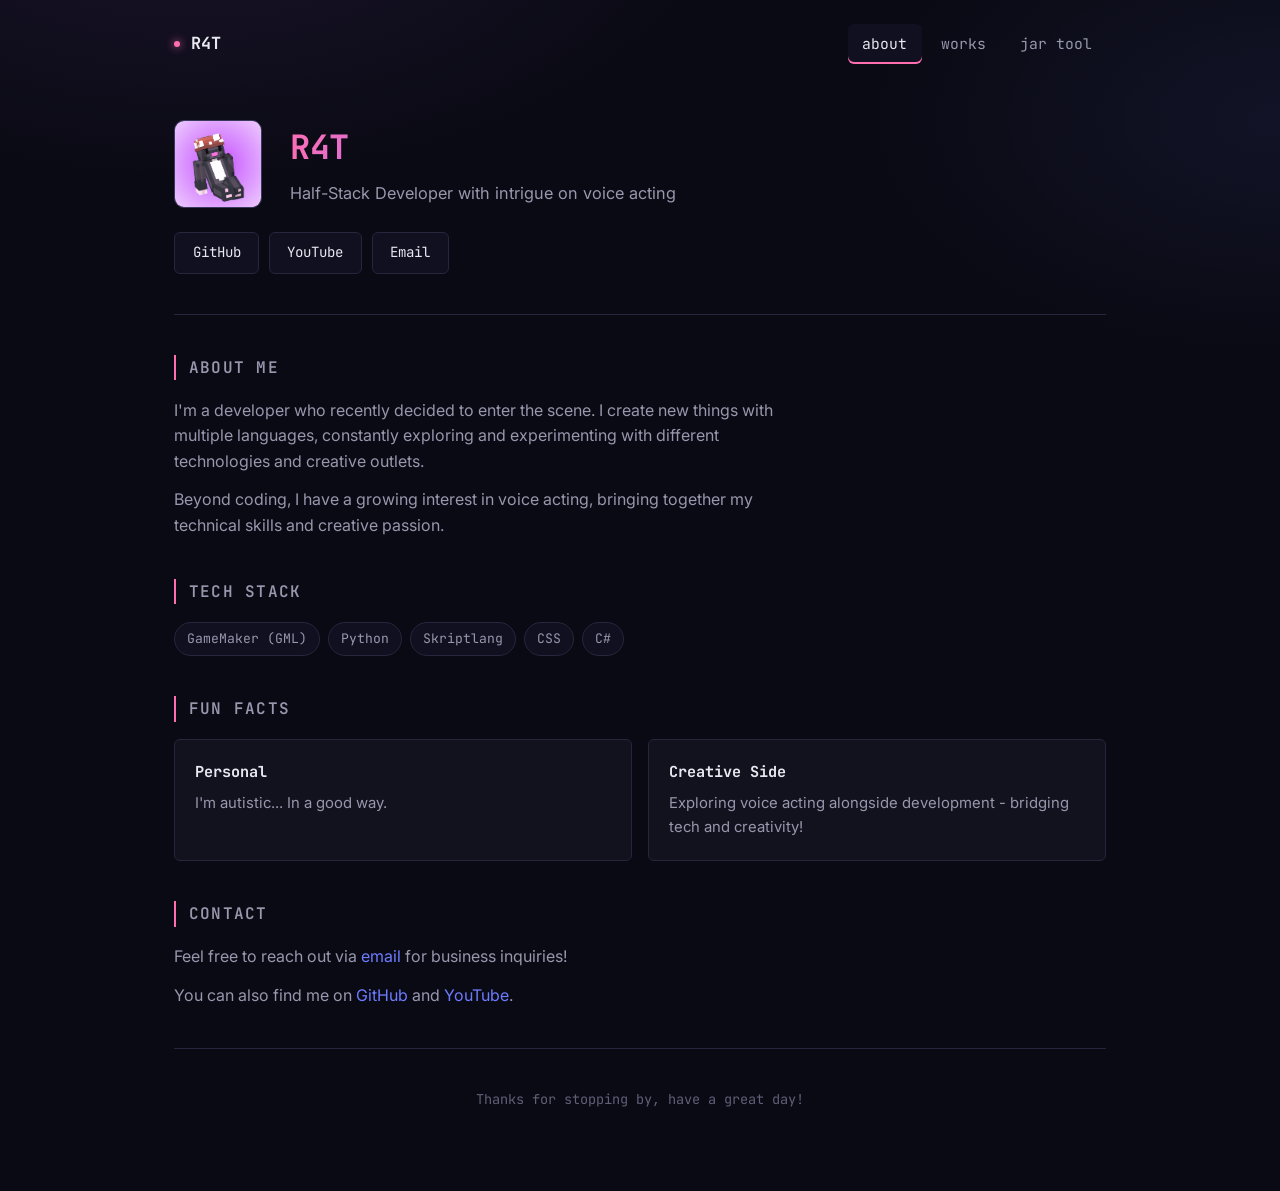
<file: index.html>
<!DOCTYPE html>
<html lang="en">
<head>
  <meta charset="UTF-8">
  <meta name="viewport" content="width=device-width, initial-scale=1.0">
  <title>R4T</title>
  <meta name="description" content="R4T's developer portfolio - Half-Stack Developer with intrigue on voice acting">
  <link rel="icon" href="./assets/R4T2.png" type="image/png">
  <link rel="preconnect" href="https://fonts.googleapis.com">
  <link rel="preconnect" href="https://fonts.gstatic.com" crossorigin>
  <link href="https://fonts.googleapis.com/css2?family=JetBrains+Mono:wght@400;600;700&family=Inter:wght@400;500;600&display=swap" rel="stylesheet">
  <link rel="stylesheet" href="./assets/style.css">
</head>
<body>

  <nav class="site-nav">
    <div class="brand">
      <span class="dot"></span>
      R4T
    </div>
    <div class="nav-links">
      <a href="./index.html" class="active">about</a>
      <a href="./works.html">works</a>
      <a href="./jar-tool.html">jar&nbsp;tool</a>
    </div>
  </nav>

  <main class="page-shell">

    <header class="hero">
      <div class="hero-row">
        <img src="./assets/R4T2.png" alt="R4T profile picture" class="profile-pic">
        <div>
          <h1>R4T</h1>
          <p class="subtitle">Half-Stack Developer with intrigue on voice acting</p>
        </div>
      </div>
      <div class="quick-links">
        <a href="https://github.com/RATR2" class="btn" target="_blank" rel="noopener noreferrer">GitHub</a>
        <a href="https://www.youtube.com/@RATR_2" class="btn" target="_blank" rel="noopener noreferrer">YouTube</a>
        <a href="/cdn-cgi/l/email-protection#03736c7762776c6166627133333343646e626a6f2d606c6e" class="btn">Email</a>
      </div>
    </header>

    <section class="section">
      <h2>About Me</h2>
      <p>
        I'm a developer who recently decided to enter the scene. I create new things with multiple languages, constantly exploring and experimenting with different technologies and creative outlets.
      </p>
      <p>
        Beyond coding, I have a growing interest in voice acting, bringing together my technical skills and creative passion.
      </p>
    </section>

    <section class="section">
      <h2>Tech Stack</h2>
      <div class="tech-stack">
        <span class="tech-tag">GameMaker (GML)</span>
        <span class="tech-tag">Python</span>
        <span class="tech-tag">Skriptlang</span>
        <span class="tech-tag">CSS</span>
        <span class="tech-tag">C#</span>
      </div>
    </section>

    <section class="section">
      <h2>Fun Facts</h2>
      <div class="info-grid">
        <div class="info-card">
          <h3>Personal</h3>
          <p>I'm autistic... In a good way.</p>
        </div>
        <div class="info-card">
          <h3>Creative Side</h3>
          <p>Exploring voice acting alongside development - bridging tech and creativity!</p>
        </div>
      </div>
    </section>

    <section class="section">
      <h2>Contact</h2>
      <p>
        Feel free to reach out via <a href="/cdn-cgi/l/email-protection#0878677c697c676a6d697a383838486f65696164266b6765">email</a> for business inquiries!
      </p>
      <p>
        You can also find me on <a href="https://github.com/RATR2" target="_blank" rel="noopener noreferrer">GitHub</a> and <a href="https://www.youtube.com/@RATR_2" target="_blank" rel="noopener noreferrer">YouTube</a>.
      </p>
    </section>

    <footer class="site-footer">
      <p>Thanks for stopping by, have a great day!</p>
    </footer>

  </main>

</body>
</html>
</file>
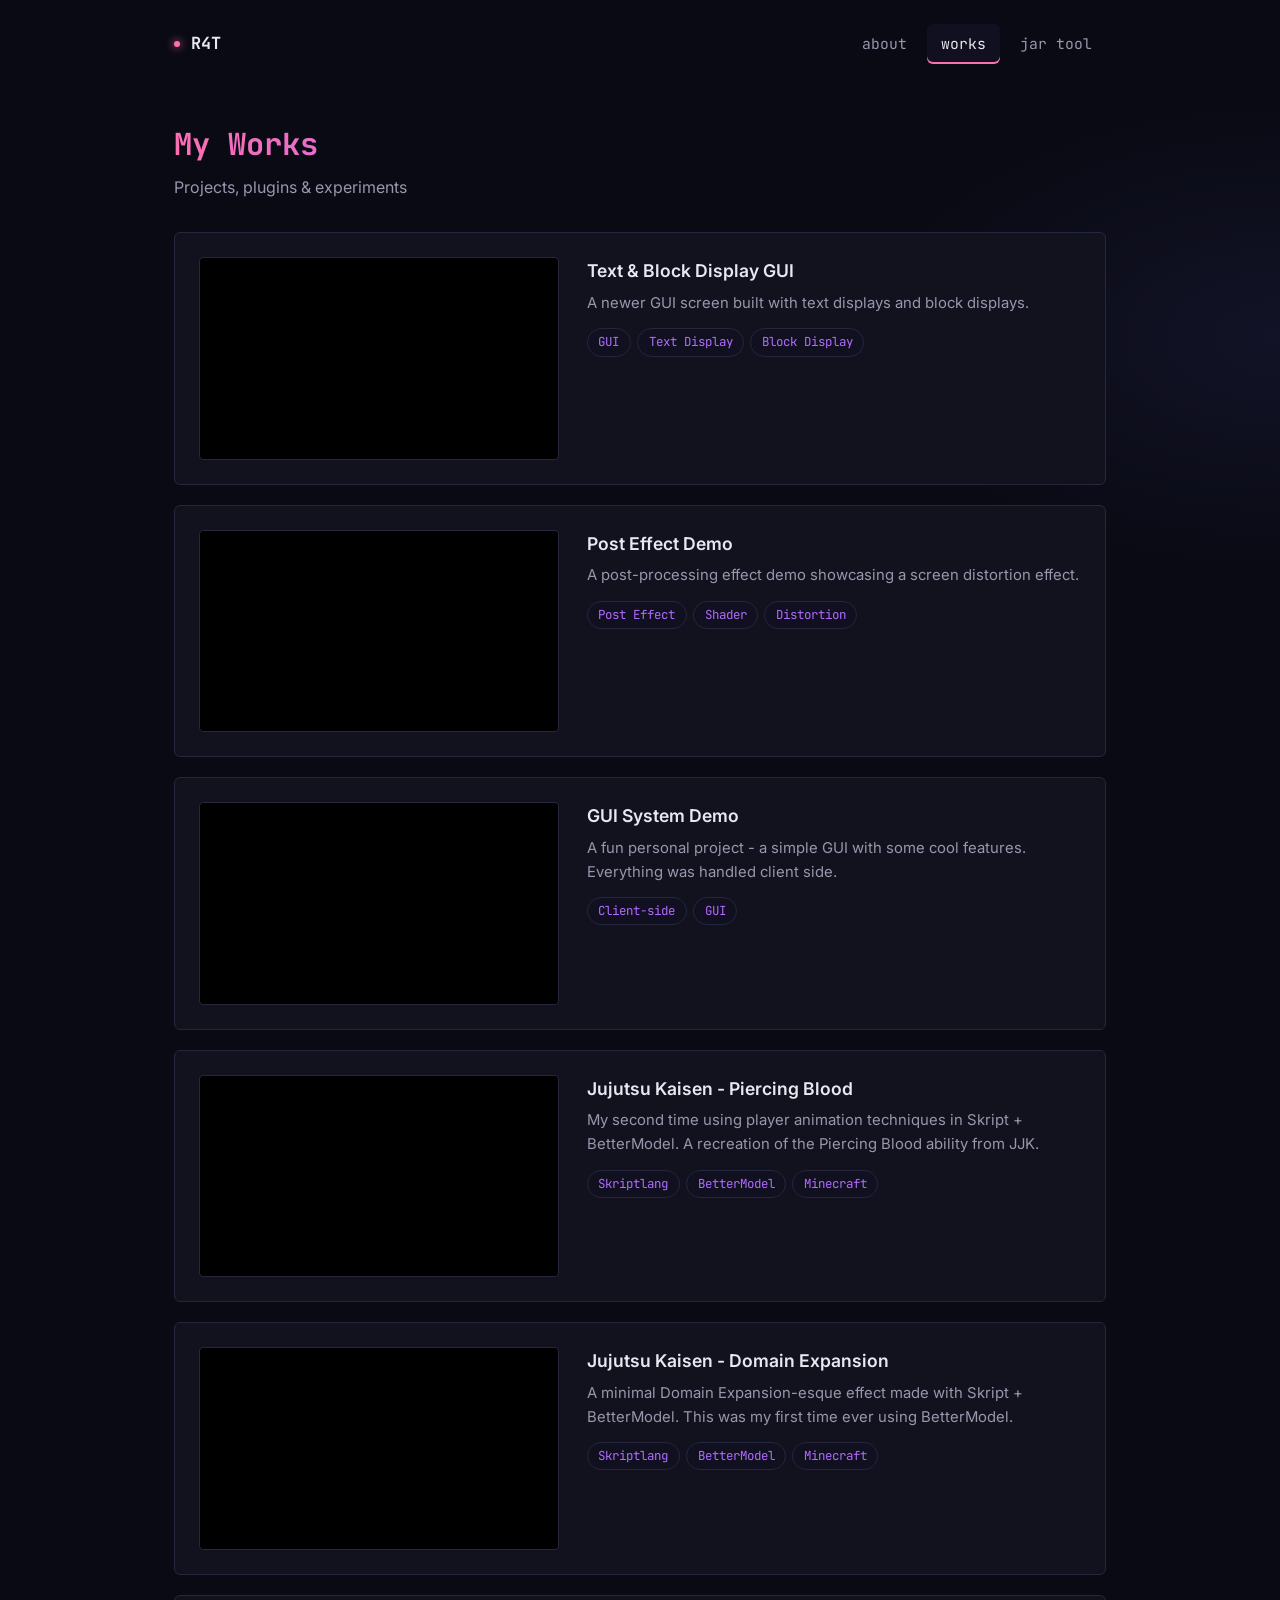
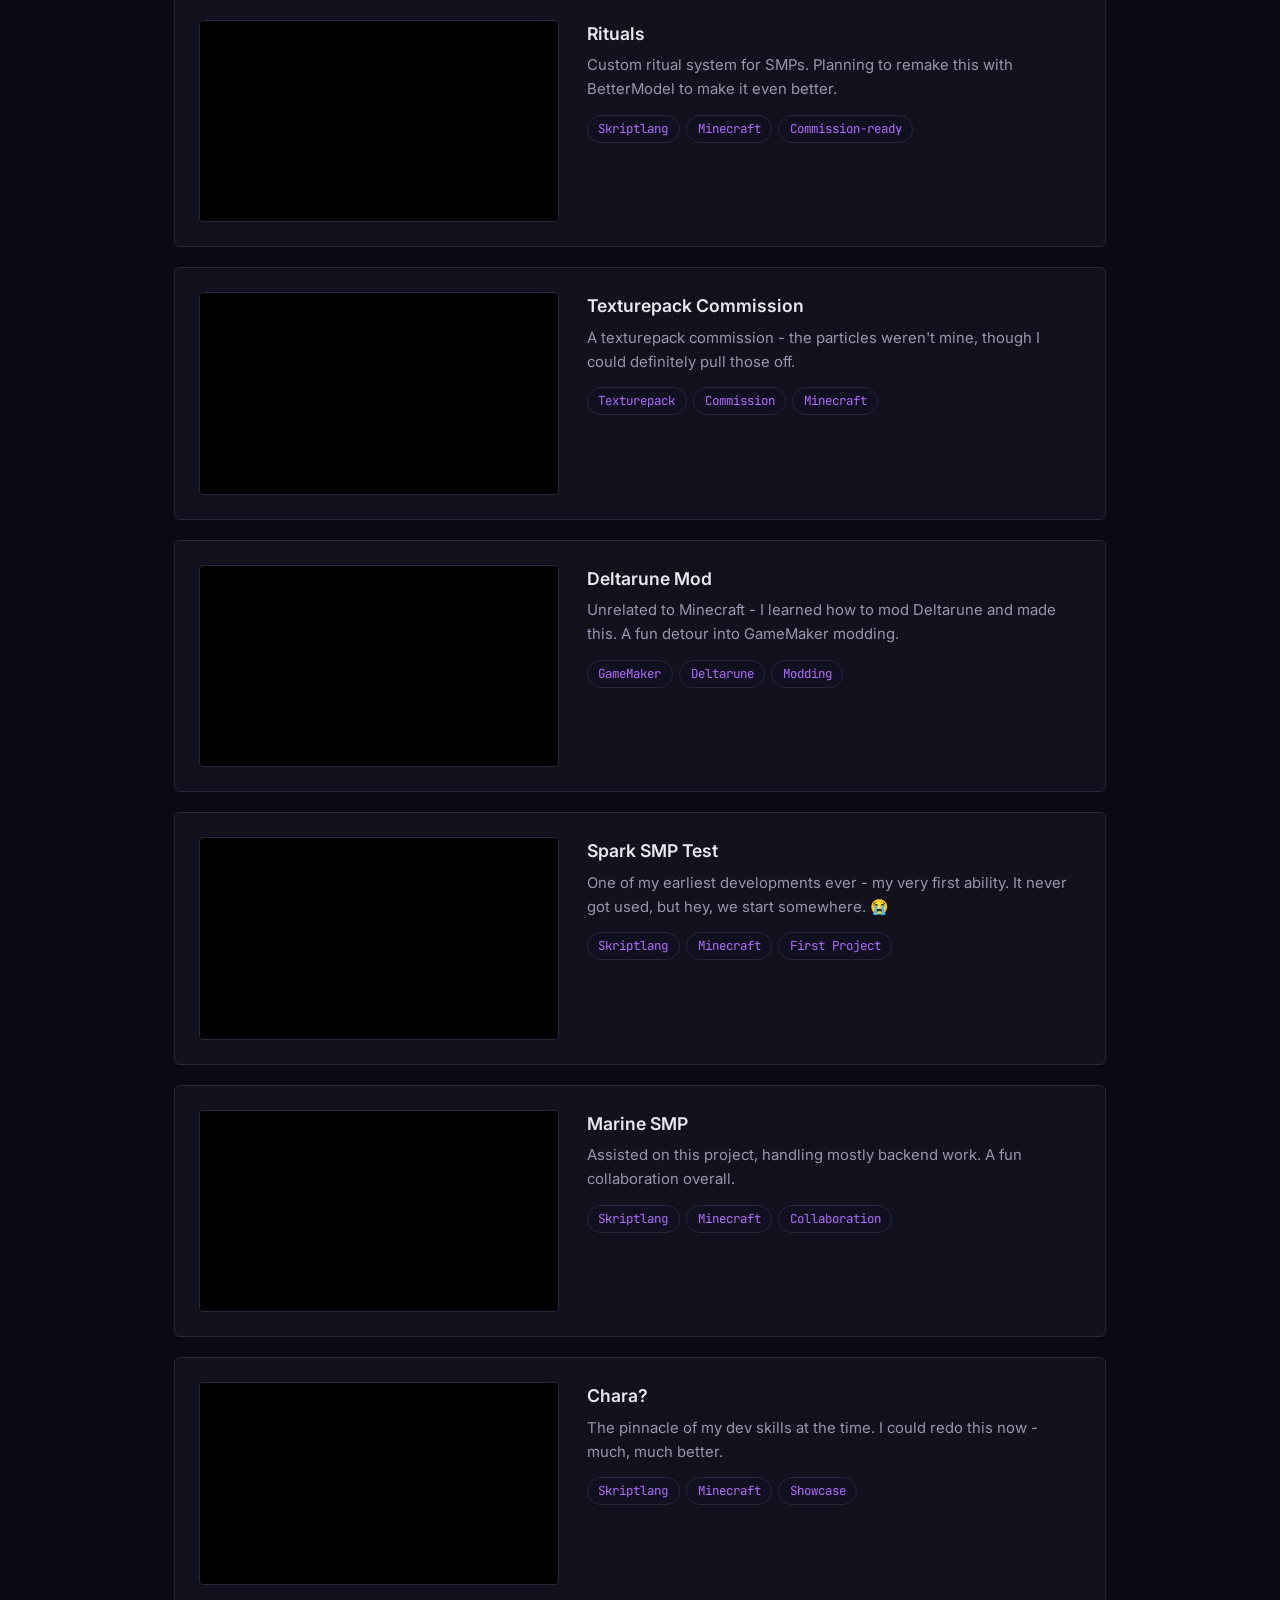
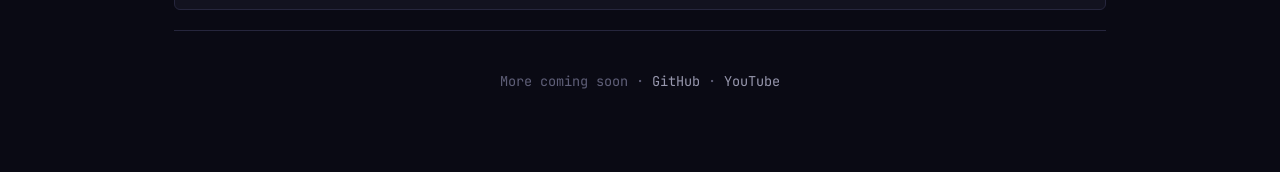
<file: works.html>
<!DOCTYPE html>
<html lang="en">
<head>
  <meta charset="UTF-8">
  <meta name="viewport" content="width=device-width, initial-scale=1.0">
  <title>Works · R4T</title>
  <meta name="description" content="R4T's projects, plugins & experiments">
  <link rel="icon" href="./assets/R4T2.png" type="image/png">
  <link rel="preconnect" href="https://fonts.googleapis.com">
  <link rel="preconnect" href="https://fonts.gstatic.com" crossorigin>
  <link href="https://fonts.googleapis.com/css2?family=JetBrains+Mono:wght@400;600;700&family=Inter:wght@400;500;600&display=swap" rel="stylesheet">
  <link rel="stylesheet" href="./assets/style.css">
</head>
<body>

  <nav class="site-nav">
    <div class="brand">
      <span class="dot"></span>
      R4T
    </div>
    <div class="nav-links">
      <a href="./index.html">about</a>
      <a href="./works.html" class="active">works</a>
      <a href="./jar-tool.html">jar&nbsp;tool</a>
    </div>
  </nav>

  <main class="page-shell">

    <div class="works-header">
      <h1>My Works</h1>
      <p class="subtitle">Projects, plugins &amp; experiments</p>
    </div>

    <div class="work-card">
      <div class="work-video">
        <div class="yt-slot" data-yt="haslOpsP4nk"></div>
      </div>
      <div class="work-info">
        <h3>Text &amp; Block Display GUI</h3>
        <p>A newer GUI screen built with text displays and block displays.</p>
        <div class="work-tags">
          <span class="work-tag">GUI</span>
          <span class="work-tag">Text Display</span>
          <span class="work-tag">Block Display</span>
        </div>
      </div>
    </div>

    <div class="work-card">
      <div class="work-video">
        <div class="yt-slot" data-yt="8C_rAgpHUpo"></div>
      </div>
      <div class="work-info">
        <h3>Post Effect Demo</h3>
        <p>A post-processing effect demo showcasing a screen distortion effect.</p>
        <div class="work-tags">
          <span class="work-tag">Post Effect</span>
          <span class="work-tag">Shader</span>
          <span class="work-tag">Distortion</span>
        </div>
      </div>
    </div>

    <div class="work-card">
      <div class="work-video">
        <div class="yt-slot" data-yt="CAK4T8-maa0"></div>
      </div>
      <div class="work-info">
        <h3>GUI System Demo</h3>
        <p>A fun personal project - a simple GUI with some cool features. Everything was handled client side.</p>
        <div class="work-tags">
          <span class="work-tag">Client-side</span>
          <span class="work-tag">GUI</span>
        </div>
      </div>
    </div>

    <div class="work-card">
      <div class="work-video">
        <div class="yt-slot" data-yt="mYnFAqsI93s"></div>
      </div>
      <div class="work-info">
        <h3>Jujutsu Kaisen - Piercing Blood</h3>
        <p>My second time using player animation techniques in Skript + BetterModel. A recreation of the Piercing Blood ability from JJK.</p>
        <div class="work-tags">
          <span class="work-tag">Skriptlang</span>
          <span class="work-tag">BetterModel</span>
          <span class="work-tag">Minecraft</span>
        </div>
      </div>
    </div>

    <div class="work-card">
      <div class="work-video">
        <div class="yt-slot" data-yt="eFWC4hpw1FM"></div>
      </div>
      <div class="work-info">
        <h3>Jujutsu Kaisen - Domain Expansion</h3>
        <p>A minimal Domain Expansion-esque effect made with Skript + BetterModel. This was my first time ever using BetterModel.</p>
        <div class="work-tags">
          <span class="work-tag">Skriptlang</span>
          <span class="work-tag">BetterModel</span>
          <span class="work-tag">Minecraft</span>
        </div>
      </div>
    </div>

    <div class="work-card">
      <div class="work-video">
        <div class="yt-slot" data-yt="ex_nZgEmEiI"></div>
      </div>
      <div class="work-info">
        <h3>Rituals</h3>
        <p>Custom ritual system for SMPs. Planning to remake this with BetterModel to make it even better.</p>
        <div class="work-tags">
          <span class="work-tag">Skriptlang</span>
          <span class="work-tag">Minecraft</span>
          <span class="work-tag">Commission-ready</span>
        </div>
      </div>
    </div>

    <div class="work-card">
      <div class="work-video">
        <div class="yt-slot" data-yt="Cyx90DedUnQ"></div>
      </div>
      <div class="work-info">
        <h3>Texturepack Commission</h3>
        <p>A texturepack commission - the particles weren't mine, though I could definitely pull those off.</p>
        <div class="work-tags">
          <span class="work-tag">Texturepack</span>
          <span class="work-tag">Commission</span>
          <span class="work-tag">Minecraft</span>
        </div>
      </div>
    </div>

    <div class="work-card">
      <div class="work-video">
        <div class="yt-slot" data-yt="Oqjc1ruTnBg"></div>
      </div>
      <div class="work-info">
        <h3>Deltarune Mod</h3>
        <p>Unrelated to Minecraft - I learned how to mod Deltarune and made this. A fun detour into GameMaker modding.</p>
        <div class="work-tags">
          <span class="work-tag">GameMaker</span>
          <span class="work-tag">Deltarune</span>
          <span class="work-tag">Modding</span>
        </div>
      </div>
    </div>

    <div class="work-card">
      <div class="work-video">
        <div class="yt-slot" data-yt="jq5yUU-wjas"></div>
      </div>
      <div class="work-info">
        <h3>Spark SMP Test</h3>
        <p>One of my earliest developments ever - my very first ability. It never got used, but hey, we start somewhere. 😭</p>
        <div class="work-tags">
          <span class="work-tag">Skriptlang</span>
          <span class="work-tag">Minecraft</span>
          <span class="work-tag">First Project</span>
        </div>
      </div>
    </div>

    <div class="work-card">
      <div class="work-video">
        <div class="yt-slot" data-yt="JyWoLlxuLLM"></div>
      </div>
      <div class="work-info">
        <h3>Marine SMP</h3>
        <p>Assisted on this project, handling mostly backend work. A fun collaboration overall.</p>
        <div class="work-tags">
          <span class="work-tag">Skriptlang</span>
          <span class="work-tag">Minecraft</span>
          <span class="work-tag">Collaboration</span>
        </div>
      </div>
    </div>

    <div class="work-card">
      <div class="work-video">
        <div class="yt-slot" data-yt="0_fOG9cK6gU"></div>
      </div>
      <div class="work-info">
        <h3>Chara?</h3>
        <p>The pinnacle of my dev skills at the time. I could redo this now - much, much better.</p>
        <div class="work-tags">
          <span class="work-tag">Skriptlang</span>
          <span class="work-tag">Minecraft</span>
          <span class="work-tag">Showcase</span>
        </div>
      </div>
    </div>

    <footer class="site-footer">
      <p>More coming soon · <a href="https://github.com/RATR2" target="_blank" rel="noopener noreferrer">GitHub</a> · <a href="https://www.youtube.com/@RATR_2" target="_blank" rel="noopener noreferrer">YouTube</a></p>
    </footer>

  </main>

  <script>
    // Build the YouTube players from script instead of static markup. Static
    // iframes get their navigation history restored by index on reload / back,
    // so after cards are added or reordered each player can show a different
    // card's video. Script-created iframes are never restored.
    document.querySelectorAll(".yt-slot").forEach(function (slot) {
      var f = document.createElement("iframe");
      f.src = "https://www.youtube.com/embed/" + slot.dataset.yt;
      f.referrerPolicy = "strict-origin-when-cross-origin";
      f.allow = "accelerometer; autoplay; clipboard-write; encrypted-media; gyroscope; picture-in-picture";
      f.allowFullscreen = true;
      f.title = slot.closest(".work-card").querySelector("h3").textContent;
      slot.replaceWith(f);
    });
  </script>

</body>
</html>
</file>
<file: assets/style.css>
/* ──────────────────────────────────────────────────────────
   R4T · shared design system
   Dark-first UI. Pink/purple/blurple are accents, not backgrounds.
   ────────────────────────────────────────────────────────── */

:root {
  --bg:        #0a0a14;
  --bg-raised: #101020;
  --bg-card:   #12121f;
  --border:    #26263d;
  --border-hi: #3a3a5c;

  --text:      #e8e8f0;
  --text-dim:  #9797ad;
  --text-faint:#5f5f78;

  --pink:    #ff6fb0;
  --purple:  #b26bff;
  --blurple: #6d7cff;

  --accent-gradient: linear-gradient(120deg, var(--pink) 0%, var(--purple) 50%, var(--blurple) 100%);

  --mono: 'JetBrains Mono', ui-monospace, 'SF Mono', Consolas, monospace;
  --sans: 'Inter', -apple-system, 'Segoe UI', Roboto, sans-serif;

  --radius: 6px;
  --max-width: 980px;
}

* { margin: 0; padding: 0; box-sizing: border-box; }

html, body {
  background: var(--bg);
  color: var(--text);
  font-family: var(--sans);
  line-height: 1.6;
  min-height: 100%;
}

body {
  background-image:
    radial-gradient(ellipse 900px 500px at 15% -10%, rgba(178, 107, 255, 0.10), transparent 60%),
    radial-gradient(ellipse 700px 400px at 100% 10%, rgba(109, 124, 255, 0.08), transparent 60%);
  background-repeat: no-repeat;
}

a { color: var(--blurple); text-decoration: none; }
a:hover { color: var(--pink); text-decoration: underline; }

code {
  font-family: var(--mono);
  background: var(--bg-raised);
  border: 1px solid var(--border);
  padding: 0.15rem 0.4rem;
  border-radius: 4px;
  font-size: 0.9em;
  color: var(--text);
}

/* ── layout ── */

.page-shell {
  max-width: var(--max-width);
  margin: 0 auto;
  padding: 0 1.5rem 4rem;
}

/* ── nav ── */

.site-nav {
  display: flex;
  align-items: center;
  justify-content: space-between;
  max-width: var(--max-width);
  margin: 0 auto;
  padding: 1.5rem 1.5rem 2.5rem;
  gap: 1rem;
  flex-wrap: wrap;
}

.site-nav .brand {
  display: flex;
  align-items: center;
  gap: 0.7rem;
  font-family: var(--mono);
  font-weight: 700;
  font-size: 1.05rem;
  color: var(--text);
}

.site-nav .brand img {
  width: 32px;
  height: 32px;
  border-radius: 50%;
  border: 1px solid var(--border-hi);
  display: block;
}

.site-nav .brand .dot {
  display: inline-block;
  width: 6px;
  height: 6px;
  border-radius: 50%;
  background: var(--pink);
  box-shadow: 0 0 8px var(--pink);
}

.nav-links {
  display: flex;
  gap: 0.3rem;
  font-family: var(--mono);
  font-size: 0.92rem;
}

.nav-links a {
  color: var(--text-dim);
  padding: 0.5rem 0.9rem;
  border-radius: var(--radius);
  transition: color 0.15s, background 0.15s;
}

.nav-links a:hover {
  color: var(--text);
  background: var(--bg-raised);
  text-decoration: none;
}

.nav-links a.active {
  color: var(--text);
  background: var(--bg-raised);
  box-shadow: inset 0 -2px 0 var(--pink);
}

/* ── hero ── */

.hero {
  padding: 1rem 0 2.5rem;
  border-bottom: 1px solid var(--border);
  margin-bottom: 2.5rem;
}

.hero-row {
  display: flex;
  align-items: center;
  gap: 1.75rem;
  flex-wrap: wrap;
}

.hero .profile-pic {
  width: 88px;
  height: 88px;
  border-radius: 10px;
  border: 1px solid var(--border-hi);
  object-fit: cover;
}

.hero h1 {
  font-family: var(--mono);
  font-size: 2.1rem;
  font-weight: 700;
  background: var(--accent-gradient);
  -webkit-background-clip: text;
  -webkit-text-fill-color: transparent;
  background-clip: text;
  letter-spacing: -0.01em;
}

.hero .subtitle {
  color: var(--text-dim);
  font-size: 1.02rem;
  margin-top: 0.35rem;
}

.quick-links {
  display: flex;
  gap: 0.6rem;
  flex-wrap: wrap;
  margin-top: 1.5rem;
}

.btn {
  display: inline-flex;
  align-items: center;
  gap: 0.4rem;
  padding: 0.55rem 1.1rem;
  background: var(--bg-raised);
  color: var(--text);
  border-radius: var(--radius);
  border: 1px solid var(--border);
  font-family: var(--mono);
  font-size: 0.88rem;
  transition: border-color 0.15s, color 0.15s;
}

.btn:hover {
  border-color: var(--border-hi);
  color: var(--pink);
  text-decoration: none;
}

/* ── sections ── */

.section {
  margin-bottom: 2.5rem;
}

.section h2 {
  font-family: var(--mono);
  font-size: 1rem;
  font-weight: 600;
  text-transform: uppercase;
  letter-spacing: 0.08em;
  color: var(--text-dim);
  padding-left: 0.8rem;
  border-left: 2px solid var(--pink);
  margin-bottom: 1.1rem;
}

.section p {
  color: var(--text-dim);
  max-width: 640px;
}

.section p + p { margin-top: 0.8rem; }

.info-grid {
  display: grid;
  grid-template-columns: repeat(auto-fit, minmax(220px, 1fr));
  gap: 1rem;
  margin-top: 1rem;
}

.info-card {
  background: var(--bg-card);
  border: 1px solid var(--border);
  border-radius: var(--radius);
  padding: 1.25rem;
}

.info-card h3 {
  font-family: var(--mono);
  font-size: 0.95rem;
  color: var(--text);
  margin-bottom: 0.5rem;
}

.info-card p { color: var(--text-dim); font-size: 0.93rem; }

.tech-stack {
  display: flex;
  flex-wrap: wrap;
  gap: 0.5rem;
  margin-top: 0.75rem;
}

.tech-tag {
  font-family: var(--mono);
  font-size: 0.82rem;
  background: var(--bg-raised);
  border: 1px solid var(--border);
  color: var(--text-dim);
  padding: 0.35rem 0.75rem;
  border-radius: 20px;
}

/* ── footer ── */

.site-footer {
  text-align: center;
  padding: 2.5rem 0 1rem;
  margin-top: 1rem;
  border-top: 1px solid var(--border);
  color: var(--text-faint);
  font-size: 0.85rem;
  font-family: var(--mono);
}

.site-footer a { color: var(--text-dim); }
.site-footer a:hover { color: var(--pink); }

/* ── works page ── */

.works-header { padding: 1rem 0 2rem; }

.works-header h1 {
  font-family: var(--mono);
  font-size: 1.9rem;
  font-weight: 700;
  background: var(--accent-gradient);
  -webkit-background-clip: text;
  -webkit-text-fill-color: transparent;
  background-clip: text;
}

.works-header .subtitle { color: var(--text-dim); margin-top: 0.4rem; }

.work-card {
  display: flex;
  align-items: flex-start;
  gap: 1.75rem;
  background: var(--bg-card);
  border: 1px solid var(--border);
  border-radius: var(--radius);
  padding: 1.5rem;
  margin-bottom: 1.25rem;
  transition: border-color 0.15s;
}

.work-card:hover { border-color: var(--border-hi); }

.work-video {
  flex-shrink: 0;
  width: 360px;
  aspect-ratio: 16 / 9;
  border-radius: 4px;
  overflow: hidden;
  background: #000;
  border: 1px solid var(--border);
}

.work-video iframe { width: 100%; height: 100%; border: none; display: block; }

.work-info { flex: 1; min-width: 0; }

.work-info h3 { font-size: 1.1rem; color: var(--text); margin-bottom: 0.4rem; font-weight: 600; }

.work-info p { color: var(--text-dim); font-size: 0.93rem; }

.work-tags { display: flex; flex-wrap: wrap; gap: 0.4rem; margin-top: 0.8rem; }

.work-tag {
  font-family: var(--mono);
  background: var(--bg-raised);
  border: 1px solid var(--border);
  color: var(--purple);
  padding: 0.2rem 0.65rem;
  border-radius: 20px;
  font-size: 0.78rem;
}

@media (max-width: 720px) {
  .hero h1 { font-size: 1.7rem; }
  .work-card { flex-direction: column; }
  .work-video { width: 100%; }
}
</file>
